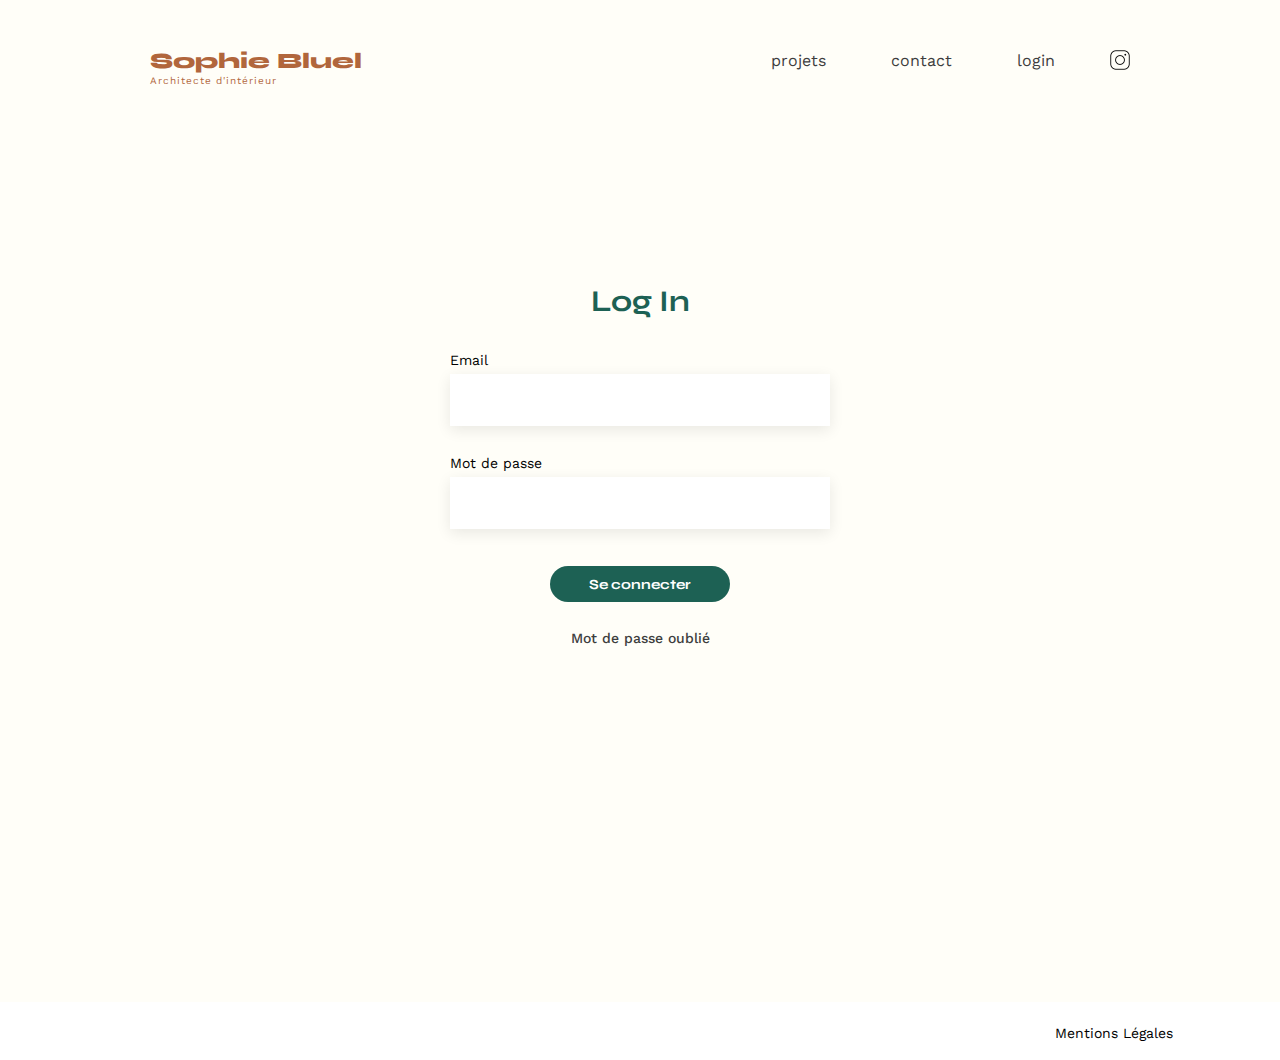
<file: FrontEnd/login.html>
<!DOCTYPE html>
<html lang="fr">
<head>
	<meta charset="UTF-8">
	<title>Sophie Bluel - Architecte d'intérieur</title>
	<meta name="viewport" content="width=device-width, initial-scale=1.0">
	<link rel="preconnect" href="https://fonts.googleapis.com">
	<link rel="preconnect" href="https://fonts.gstatic.com" crossorigin>
	<link href="https://fonts.googleapis.com/css2?family=Syne:wght@700;800&family=Work+Sans&display=swap" rel="stylesheet">
	<meta name="description" content="">
	<link rel="stylesheet" href="./assets/style.css">
</head>
<body>
<header>
	<a href="index.html">
		<h1>Sophie Bluel <span>Architecte d'intérieur</span></h1>
	</a>
	<nav>
		<ul>
			<li><a class="navLink" href=#>projets</a></li>
			<li><a class="navLink" href=#>contact</a></li>
			<li><a class="navLink" href="login.html">login</a></li>
			<li><img class="instagramLogo" src="./assets/icons/instagram.png" alt="Instagram"></li>
		</ul>
	</nav>
</header>
<main>
	<section class="logIn">
		<h2 class="logIn_title">Log In</h2>
		<form id="logIn" class="logIn_form" method="post">
			<label class="logIn_formLabel" for="email">Email</label>
			<input class="formInput logIn_formInput formInput_email" type="email" name="email" id="email">
            <label class="logIn_formLabel" for="pass">Mot de passe</label>
			<input class="formInput logIn_formInput formInput_password" type="password" name="password" id="pass">
			<div class="errorMessage"></div>
			<input class="logIn_button" type="submit" value="Se connecter">
            <a href="#" class="forgotPassword">Mot de passe oublié</a>
		</form>
	</section>
</main>

<footer>
	<nav>
		<ul>
			<li>Mentions Légales</li>
		</ul>
	</nav>
</footer>
<script src="./login.js"></script>
</body>
</html>
</file>
<file: FrontEnd/assets/style.css>
/* http://meyerweb.com/eric/tools/css/reset/
   v2.0 | 20110126
   License: none (public domain)
*/

html, body, div, span, applet, object, iframe,
h1, h2, h3, h4, h5, h6, p, blockquote, pre,
a, abbr, acronym, address, big, cite, code,
del, dfn, em, img, ins, kbd, q, s, samp,
small, strike, strong, sub, sup, tt, var,
b, u, i, center,
dl, dt, dd, ol, ul, li,
fieldset, form, label, legend,
table, caption, tbody, tfoot, thead, tr, th, td,
article, aside, canvas, details, embed,
figure, figcaption, footer, header, hgroup,
menu, nav, output, ruby, section, summary,
time, mark, audio, video {
	margin: 0;
	padding: 0;
	border: 0;
	font-size: 100%;
	font: inherit;
	vertical-align: baseline;
	text-decoration: none;
}
/* HTML5 display-role reset for older browsers */
article, aside, details, figcaption, figure,
footer, header, hgroup, menu, nav, section {
	display: block;
}
body {
	line-height: 1;
}
ol, ul {
	list-style: none;
}
blockquote, q {
	quotes: none;
}
blockquote:before, blockquote:after,
q:before, q:after {
	content: '';
	content: none;
}
table {
	border-collapse: collapse;
	border-spacing: 0;
}
/** end reset css**/


/* Body */

body {
	max-width: auto;
	font-family: 'Work Sans' ;
	font-size: 14px;
	background-color: #FFFEF8;
}

section {
	margin: 50px 0
}

h1{
	display: flex;
	flex-direction: column;
	font-family: 'Syne';
	font-size: 22px;
	font-weight: 800;
	color: #B1663C
}

h2{
	font-family: 'Syne';
	font-weight: 700;
	font-size: 30px;
	color: #1D6154
}

/* Header */

header {
	display: flex;
	justify-content: space-between;
	margin: 50px 150px;
}

h1 > span {
	font-family: 'Work Sans';
	font-weight: 400;
	font-size:10px;
	letter-spacing: 0.1em;
	padding-top: 4px;
;
}


nav ul {
	display: flex;
	align-items: center;
	list-style-type: none;
	gap: 45px;
}

.navLink:hover,
.navLink:focus,
.navLink:active {
	cursor: pointer;
	font-weight: 700;
	color: #B1663C;
}

.navLink {
	padding: 0 10px;
	font-size: 16px;
	color: #3D3D3D;
	text-decoration: none;
}

.instagramLogo {
	width: 20px;
	height: 20px;
}

/* Section */

#introduction {
	margin: 139px 245px;
	display: flex;
	align-items: center;
}
#introduction figure {
	flex: 1;
}
#introduction img {
	display: block;
	width: 100%;
}

#introduction article {
	flex: 1;
	padding-left: 72px;
}
#introduction h2 {
	margin-bottom: 19px;
}

#introduction p {
	width: 93%;
	color: #3D3D3D;
	line-height: 17px;
}

.para1{
	margin-bottom: 26px;
}

.para2 {
	margin-bottom: 26px;
}

.para3 {
	margin-bottom: 0;
}

/* Portfolio Section */

#portfolio {
	display: flex;
	flex-direction: column;
	justify-content: center;
	gap: 60px;
	margin-bottom: 57px;
	margin-left: 245px;
	margin-right: 245px;
}

#portfolioTitle {
	text-align: center;
}

.filterContainer {
	display: flex;
	flex-direction: row;
	justify-content: center;
	gap: 10px;
}

.filter {
	font-family: 'Syne';
	font-weight: 700;
	font-size: 16px;
	color: #1D6154;
	border-radius: 60px;
	border: solid 1px #1D6154;
	padding: 9px 15px 9px 15px;
	background-color: transparent;
}

.filter:hover {
	cursor: pointer;
	background-color: #1D6154;
	color: #FFFFFF;
}

.gallery {
	width: 100%;
	display: grid;
	grid-template-columns: 1fr 1fr 1fr;
	grid-column-gap: 20px;
	grid-row-gap: 20px;
}

.galleryFigcaption {
	font-family: 'work sans';
	font-size: 13px;
	padding-top: 5px;
	color: #3D3D3D;
}

.gallery img {
	width: 100%;

}

/* contact */

#contact {
	display: flex;
	flex-direction: column;
	align-items: center;
	width: 50%;
    margin: auto;
}
#contact > * {
	text-align: center;

}
#contact h2{
	margin-bottom: 20px;
}

#contact p {
	color: #3D3D3D;
}

#contact form {
	text-align: left;
	display: flex;
	flex-direction: column;
	width: 53%;
}

.formInput {
	height: 50px;
	font-size: 1.2em;
	border: none;
	box-shadow: 0px 4px 14px rgba(0, 0, 0, 0.09);
}

#contact label {
	margin: 2em 0 1em 0;
	color: #3D3D3D;
}
#contact textarea {
	border: none;
	box-shadow: 0px 4px 14px rgba(0, 0, 0, 0.09);
}

.inputButton {
	cursor: pointer;
	font-family: 'Syne';
	font-weight: 700;
	font-size: 14px;
	color: white;
	background-color: #1D6154;
	margin-top: 40px;
	margin-left: 100px;
	margin-right: 100px;
	margin-bottom: 45px;
	width: 180px;
	height: 36px;
	text-align: center;
	border-radius: 60px ;
	border: none;
}

#email:invalid {
	background-color: lightcoral;
	color: white;
}

.inputButton:hover {
	background-color: #0E2F28;
}

/* Footer */

footer {
	padding-top: 24px;
	padding-bottom: 20px;
	background-color: white;
}

footer nav ul {
	display: flex;
	justify-content: flex-end;
	padding-right: 107px;
}

footer li {
	font-size: 14px;
}

/* Log In */

.logIn {
	display: flex;
	flex-direction: column;
	align-items: center;
	width: 50%;
	margin: auto;
}

.logIn_title {
	margin-bottom: 37px;
	margin-top: 150px;
}

.logIn_form {
	display: flex;
	flex-direction: column;
}

.logIn_formLabel {
	margin-bottom: 7px;
}

.formInput_email {
	margin-bottom: 30px;
}

.logIn_button {
	cursor: pointer;
	font-family: 'Syne';
	font-weight: 700;
	font-size: 14px;
	color: white;
	background-color: #1D6154;
	margin-top: 7px;
	margin-left: 100px;
	margin-right: 100px;
	margin-bottom: 28px;
	width: 180px;
	height: 36px;
	text-align: center;
	border-radius: 60px ;
	border: none;
}

.logIn_button:hover {
	background-color: #0E2F28;
}

.forgotPassword {
	text-align: center;
	font-family: 'Work Sans';
	font-size: 14px;
	font-weight: 500;
	color: #3D3D3D;
	line-height: 17px;
	margin-bottom: 355px;
}

.errorMessage {
	margin-top: 10px;
	margin-bottom: 20px;
	color: red;
	font-size: 13px;
}

/* Homepage_Edit */

.edit {
	display: none;
	align-items: center;
	justify-content: center;
	position: relative;
	z-index: 1;
	gap: 9px;
	padding: 0;
	margin: 0;
	background-color: black;
	width: 100%;
	height: 59px;
}

.edit_icon {
	color: white;
	font-size: 19px;
}

.edit_text {
	font-size: 16px;
	color: white;
	text-decoration: none;
}

.edit_button {
	margin-left: 12px;
	cursor: pointer;
	width: 15%;
	height: 65%;
	border: none;
	border-radius: 60px;
	background-color: white;
	font-size: 14px;
}

.edit_icon2 {
	font-size: 16px;
	margin-right: 8px;
}

.edit_link {
	text-decoration: none;
	font-size: 14px;
	color: black;
}

.edit_picture {
	display: none;
	margin-top: 16px;
}

.edit_article {
	display: none;
	margin-bottom: 19px;
}

.portfolio_edit {
	display: flex;
	flex-direction: row;
	align-items: center;
	justify-content: center;
	gap: 31px;
}

.edit_title {
	display: none;
}

/* Modal */

.modal {
	display: flex;
	align-items: center;
	justify-content: center;
	position: fixed;
	top: 0;
	left: 0;
	width: 100%;
	height: 100%;
	background: rgba(0, 0, 0, 0.3);
}

.modal_wrapper {
	position: relative;
	display: flex;
	flex-direction: column;
	align-items: center;
	width: 44%;
	margin-top: 60px;
	padding-top: 60px;
	padding-bottom: 48px;
	background-color: white;
	border-radius: 10px;
}

/* Modal1 */

.modal_wrapperButton {
	cursor: pointer;
	position: absolute;
	top: 32px;
	right: 36px;
	border: none;
	background-color: transparent;
}

.modal_cross {
	color: black;
	font-size: 18px;
}

.modal_title {
	font-size: 26px;
	margin-bottom: 46px;
}

.modal_gallery {
	display: flex;
	flex-direction: row;
	flex-wrap: wrap;
	justify-content: center;
	width: 66%;
	margin-bottom: 47px;
	padding-left: 7px;
}

.gallery_card {
	position: relative;
	margin-bottom: 22px;
	margin-right: 7px;
	width: 18%;
	height: 104px;
}

.modal_figureImage {
	width: 100%;
	height: 100%;
}

.modal_deleteButton {
	cursor: pointer;
	border: none;
	border-radius: 2px;
	background-color: black;
	padding: 0;
	padding-left: 4px;
	padding-right: 4px;
	position: absolute;
	top: 6px;
	right: 7px;
}

.fa-trash-can {
	color: white;
	font-size: 9px;
}

.gallery_textEdit {
	margin-top: 2px;
	font-size: 12px;
	color: black;
}

.ligne {
	width: 67%;
	height: 0;
	border-top: solid 1px #b3b3b3;
	margin-bottom: 38px;
}

.modal_button {
	padding: 10px 49px 10px 49px;
	margin-bottom: 23px;
	cursor: pointer;
	font-family: 'Syne';
	font-weight: 700;
	font-size: 14px;
	color: white;
	background-color: #1D6154;
	width: 38%;
	text-align: center;
	border-radius: 60px ;
	border: none;
}

.modal_delete {
	text-decoration: none;
	font-size: 14px;
	color: #D65353;
	font-family: "Syne";
	font-weight: 400;
}

/* Modal2 */

.arrow_button {
	cursor: pointer;
	position: absolute;
	top: 32px;
	left: 36px;
	border: none;
	background-color: transparent;
}

.modal2_form {
	display: flex;
	flex-direction: column;
	align-items: center;
	width: 67%;
}

.ligne2 {
	position: absolute;
	top : 82%;
	width: 67%;
	height: 0;
	border-top: solid 1px #b3b3b3;
}

.addPicture_container {
	display: flex;
	flex-direction: column;
	align-items: center;
	width: 100%;
	background-color: #e8f1f6;
	padding-top: 28px;
	padding-bottom: 19px;
	margin-bottom: 30px;
	border-radius: 3px;
	position: relative;
}

.addPicture_icon {
	font-size: 58px;
	color: #B9C5CC;
	margin-bottom: 21px;
}

.addPicture_button {
	padding: 10px 33px 10px 33px;
	border: none;
	border-radius: 50px;
	background-color: #CBD6DC;
	font-size: 14px;
	color: #306685;
	cursor: pointer;
}

.addPicture_text {
	position: absolute;
	bottom: 19px;
	font-size: 10px;
	color: #444444;
}

.validate_button {
	padding: 10px 49px 10px 49px;
	margin-bottom: 7px;
	margin-top: 58px;
	cursor: pointer;
	font-family: 'Syne';
	font-size: 14px;
	color: white;
	background-color: #A7A7A7;
	width: 38%;
	text-align: center;
	border-radius: 60px ;
	border: none;
}

.modal2_form {
	display: flex;
	flex-direction: column;
	align-items: center;
	width: 67%;
}

.modal2_formLabel {
	margin-bottom: 10px;
	font-size: 14px;
	width: 100%;
	text-align: left;
}

.modal2_formInpute {
	margin-bottom: 21px;
	background-color: white;
	box-shadow: 0px 4px 14px rgba(0, 0, 0, 0.09);
	border: none;
	height: 51px;
	width: 100%;
}

.previewPicture {
	width: 35%;
	height: 100%;
}



.button_green{
	background-color: #1D6154;
}
</file>
